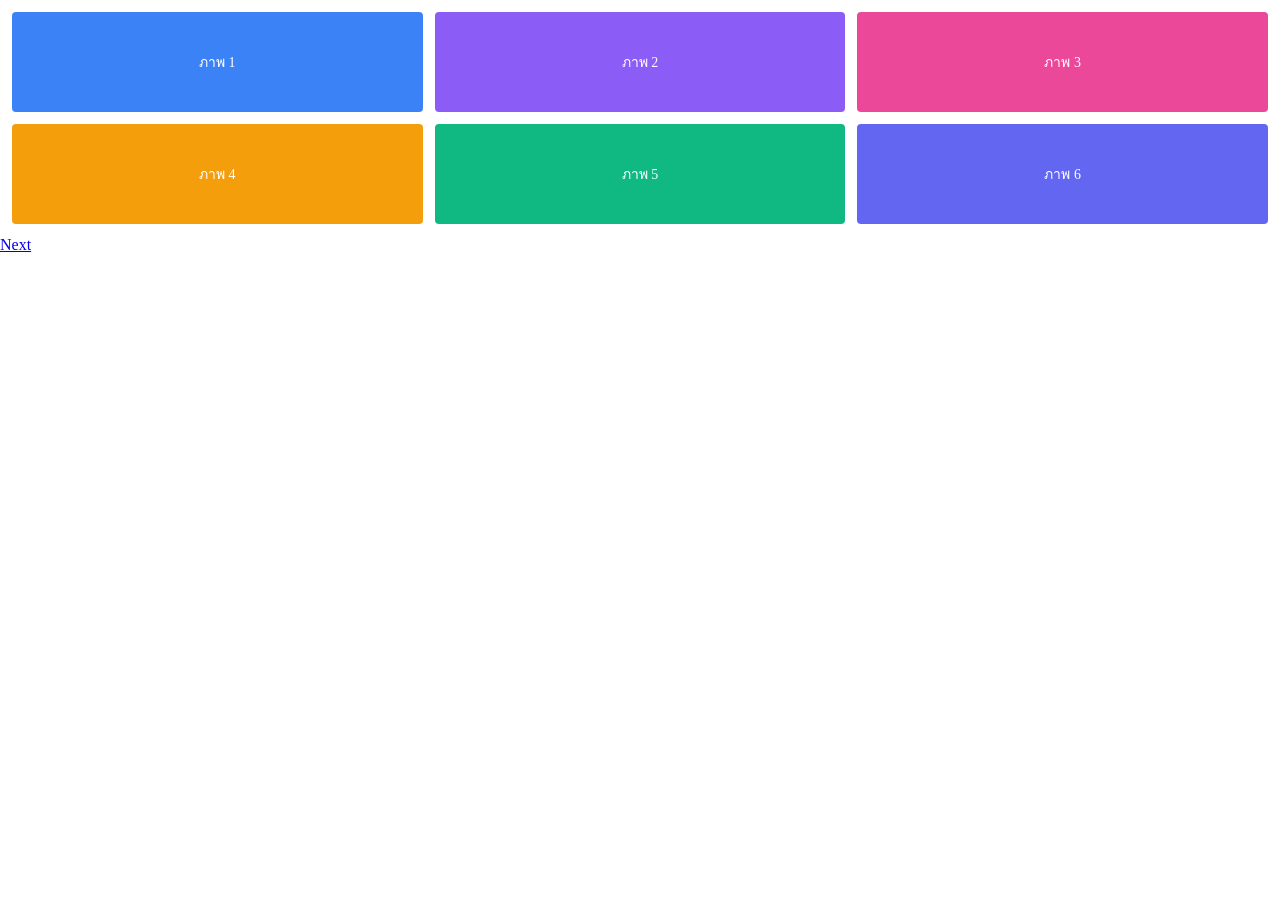
<file: index.html>
<!doctype html>
<html lang="en">
  <head>
    <link rel="stylesheet" href="ws1.css" />
    <meta charset="UTF-8" />
    <meta name="viewport" content="width=device-width, initial-scale=1.0" />
    <title>Document</title>
  </head>
  <body>
    <div class="gallery">
      <div class="ph1">ภาพ 1</div>
      <div class="ph2">ภาพ 2</div>
      <div class="ph3">ภาพ 3</div>
      <div class="ph4">ภาพ 4</div>
      <div class="ph5">ภาพ 5</div>
      <div class="ph6">ภาพ 6</div>
    </div>
    <a href="ws2.html">Next</a>
  </body>
</html>
</file>
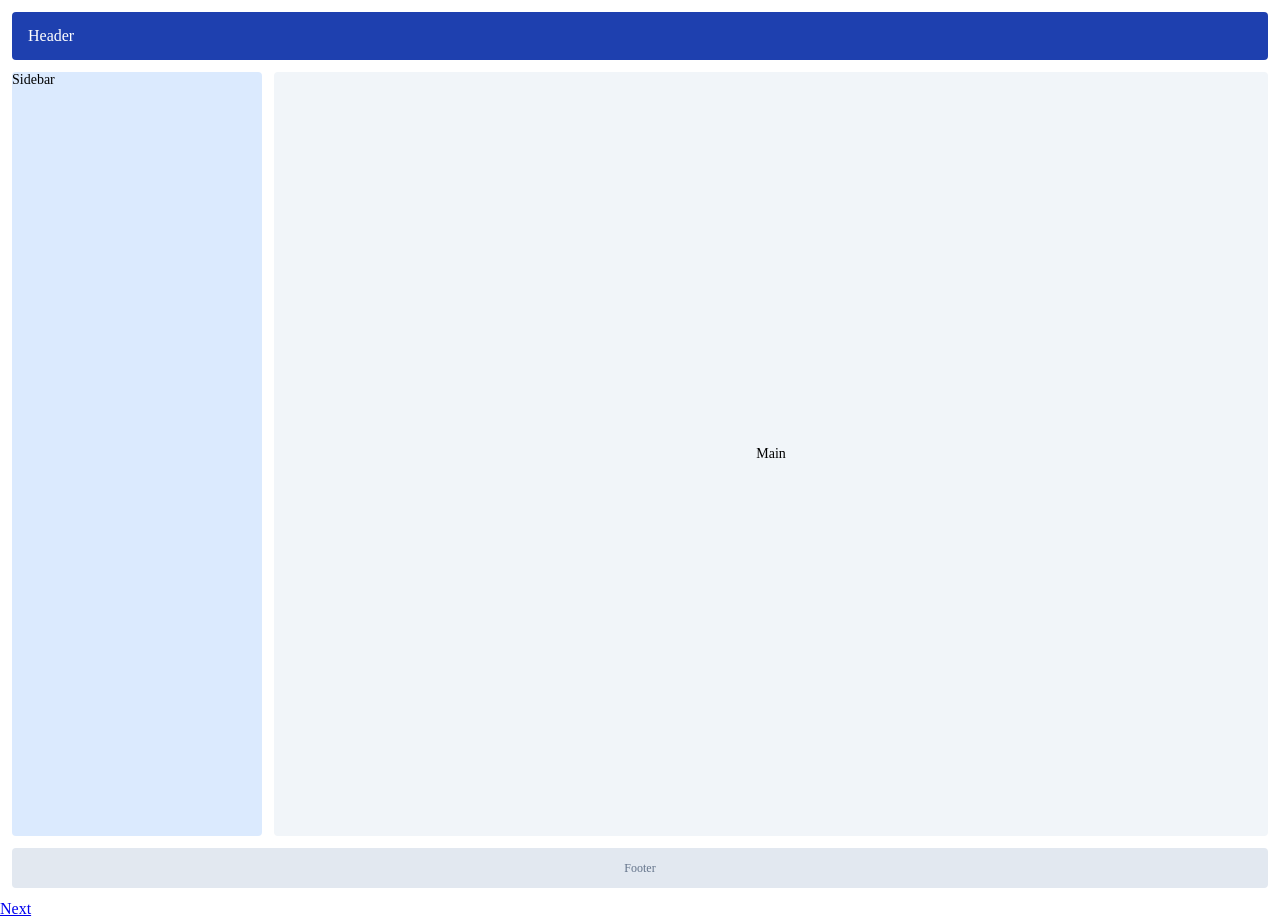
<file: ws2.html>
<!doctype html>
<html lang="en">
  <head>
    <link rel="stylesheet" href="ws2.css" />
    <meta charset="UTF-8" />
    <meta name="viewport" content="width=device-width, initial-scale=1.0" />
    <title>Document</title>
  </head>
  <body>
    <div class="board">
      <header class="panel-header">Header</header>
      <aside class="panel-sidebar">Sidebar</aside>
      <main class="panel-main">Main</main>
      <footer class="panel-footer">Footer</footer>
    </div>
    <a href="ws3.html">Next</a>
  </body>
</html>
</file>
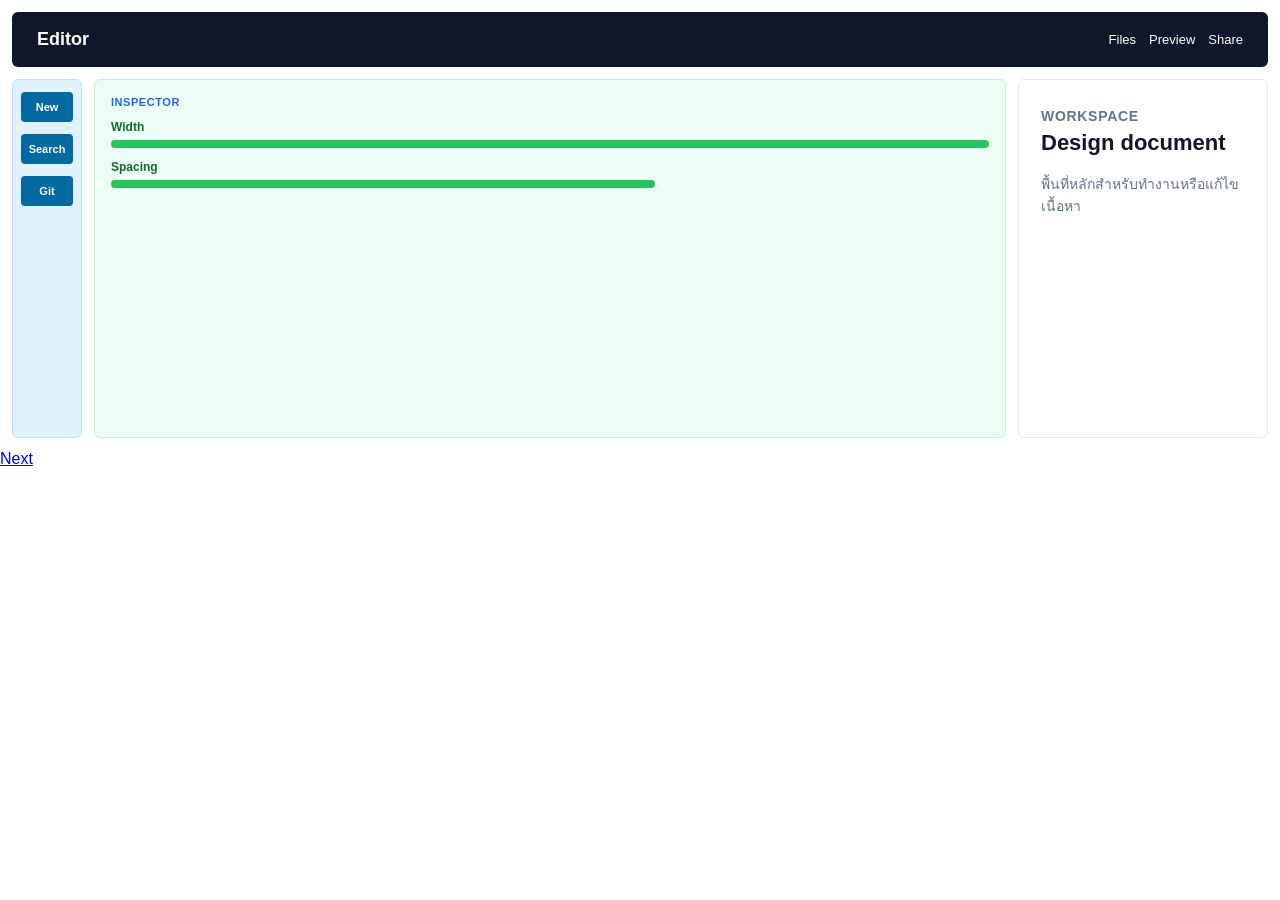
<file: ws3.html>
<!doctype html>
<html lang="en">
  <head>
    <link rel="stylesheet" href="ws3.css" />
    <meta charset="UTF-8" />
    <meta name="viewport" content="width=device-width, initial-scale=1.0" />
    <title>Document</title>
  </head>
  <body>
    <div class="board">
      <header class="top">
        <div class="editor">Editor</div>
        <div class="fps">
          <div>Files</div>
          <div>Preview</div>
          <div>Share</div>
        </div>
      </header>
      <aside class="select-bar">
        <div class="bar">New</div>
        <div class="bar">Search</div>
        <div class="bar">Git</div>
      </aside>
      <main class="content">
        <h4>WORKSPACE</h4>
        <h2>Design document</h2>
        <p>พื้นที่หลักสำหรับทำงานหรือแก้ไขเนื้อหา</p>
      </main>

      <div class="oth">
        <div class="inspec">INSPECTOR</div>
        <div class="wid">Width</div>
        <div class="fill"></div>
        <div class="spa">Spacing</div>
        <div class="fill2"></div>
      </div>
    </div>
    <a href="ws4.html">Next</a>
  </body>
</html>
</file>
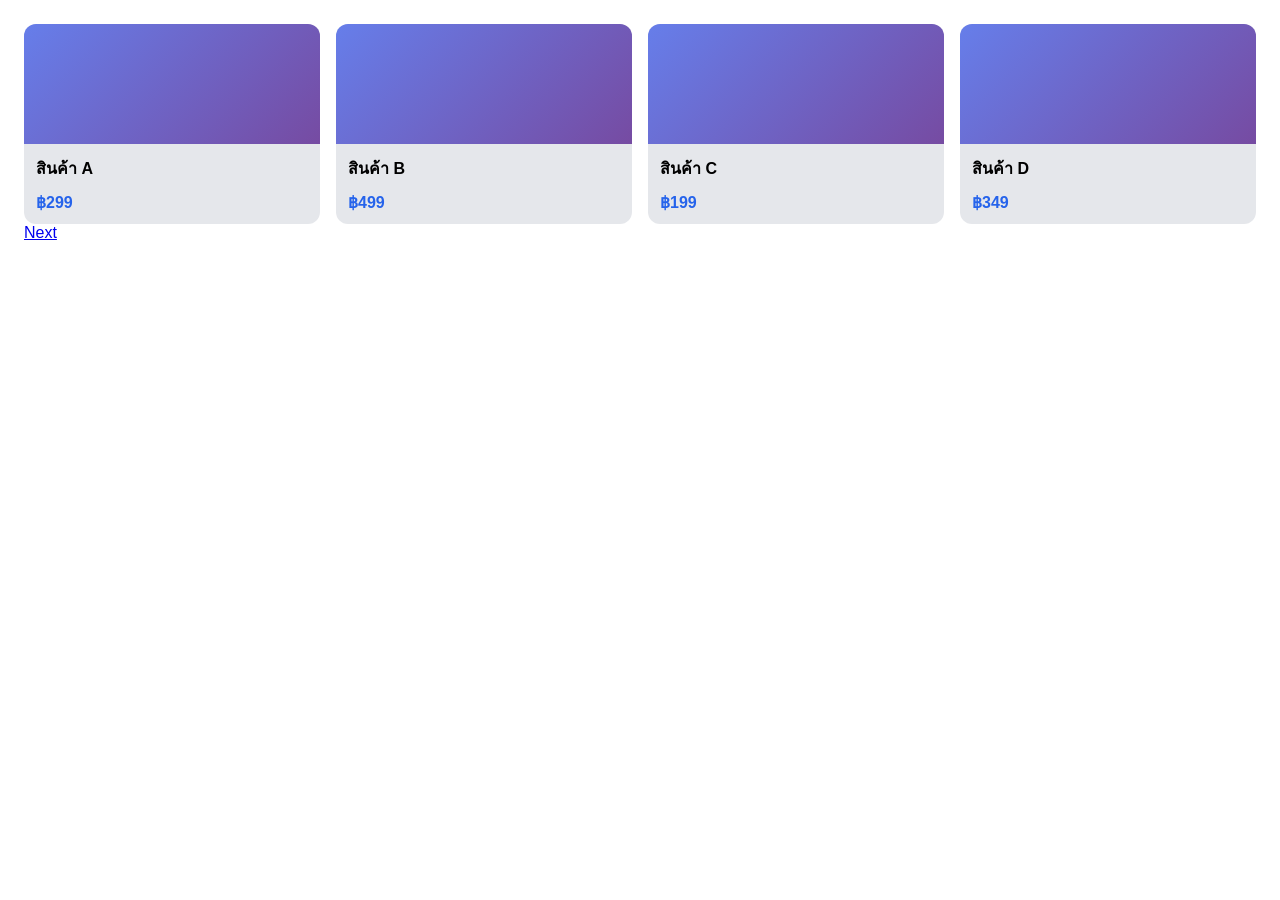
<file: ws4.html>
<!doctype html>
<html lang="en">
  <head>
    <link rel="stylesheet" href="ws4.css" />
    <meta charset="UTF-8" />
    <meta name="viewport" content="width=device-width, initial-scale=1.0" />
    <title>Document</title>
  </head>
  <body>
    <div class="product-grid">
      <div class="card">
        <div class="thumb"></div>
        <h3>สินค้า A</h3>
        <p>฿299</p>
      </div>

      <div class="card">
        <div class="thumb"></div>
        <h3>สินค้า B</h3>
        <p>฿499</p>
      </div>

      <div class="card">
        <div class="thumb"></div>
        <h3>สินค้า C</h3>
        <p>฿199</p>
      </div>

      <div class="card">
        <div class="thumb"></div>
        <h3>สินค้า D</h3>
        <p>฿349</p>
      </div>
    </div>
    <a href="ws5.html">Next</a>
  </body>
</html>
</file>
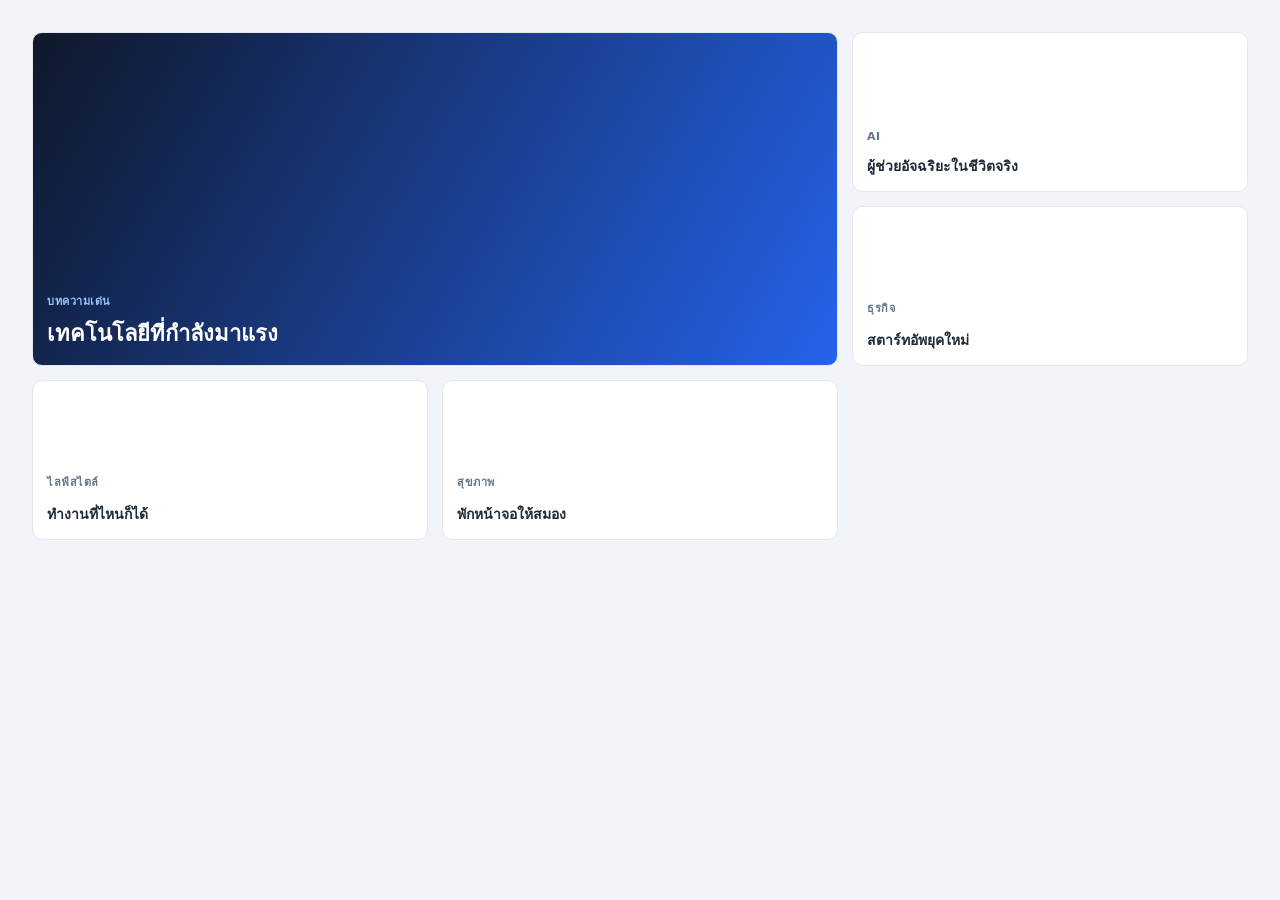
<file: ws5.html>
<!doctype html>
<html lang="en">
  <head>
    <link rel="stylesheet" href="ws5.css" />
    <meta charset="UTF-8" />
    <meta name="viewport" content="width=device-width, initial-scale=1.0" />
    <title>Document</title>
  </head>
  <body>
    <div class="news-grid">
      <article class="card card--hero">
        <p class="card__tag">บทความเด่น</p>
        <h2>เทคโนโลยีที่กำลังมาแรง</h2>
      </article>

      <article class="card">
        <p class="card__tag">AI</p>
        <h3>ผู้ช่วยอัจฉริยะในชีวิตจริง</h3>
      </article>

      <article class="card">
        <p class="card__tag">ธุรกิจ</p>
        <h3>สตาร์ทอัพยุคใหม่</h3>
      </article>

      <article class="card">
        <p class="card__tag">ไลฟ์สไตล์</p>
        <h3>ทำงานที่ไหนก็ได้</h3>
      </article>

      <article class="card">
        <p class="card__tag">สุขภาพ</p>
        <h3>พักหน้าจอให้สมอง</h3>
      </article>
    </div>
  </body>
</html>
</file>
<file: ws1.css>
* {
  margin: 0;
  padding: 0;
  box-sizing: border-box;
}

/* .gallery > div  */

.gallery {
  display: grid;
  grid-template-columns: repeat(3, 1fr);
  grid-template-rows: 1fr 1fr;
  gap: 12px;
  background: rgb(255, 255, 255);
  /* border: 2px dashed rgb(200, 200, 200); */
  border-radius: 10px;
  padding: 12px;
  grid-template-areas:
    "ph1 ph2 ph3"
    "ph4 ph5 ph6";
}

/* .gallery .ph1 {} */
.ph1 {
  height: 100px;
  display: flex;
  align-items: center;
  justify-content: center;
  color: white;
  font-size: 14px;
  border-radius: 4px;
  background: rgb(59, 130, 246);
  box-sizing: border-box;
}

.ph2 {
  height: 100px;
  display: flex;
  align-items: center;
  justify-content: center;
  color: white;
  font-size: 14px;
  border-radius: 4px;
  background: rgb(139, 92, 246);
  box-sizing: border-box;
}

.ph3 {
  height: 100px;
  display: flex;
  align-items: center;
  justify-content: center;
  color: white;
  font-size: 14px;
  border-radius: 4px;
  background: rgb(236, 72, 153);
  box-sizing: border-box;
}

.ph4 {
  height: 100px;
  display: flex;
  align-items: center;
  justify-content: center;
  color: white;
  font-size: 14px;
  border-radius: 4px;
  background: rgb(245, 158, 11);
  box-sizing: border-box;
}

.ph5 {
  height: 100px;
  display: flex;
  align-items: center;
  justify-content: center;
  color: white;
  font-size: 14px;
  border-radius: 4px;
  background: rgb(16, 185, 129);
  box-sizing: border-box;
}

.ph6 {
  height: 100px;
  display: flex;
  align-items: center;
  justify-content: center;
  color: white;
  font-size: 14px;
  border-radius: 4px;
  background: rgb(99, 102, 241);
  box-sizing: border-box;
}
</file>
<file: ws2.css>
* {
  margin: 0;
  padding: 0;
  box-sizing: border-box;
}

.board {
  display: grid;
  /* min-width: auto; */
  min-height: 100vh;
  grid-template-columns: 200px 1fr;
  grid-template-rows: 48px 1fr 40px;
  gap: 12px;
  background: white;
  border-radius: 10px;
  padding: 12px;
  grid-template-areas:
    "header header"
    "main main"
    "footer footer";
}

.panel-header {
  grid-area: header;
  background: rgb(30, 64, 175);
  color: white;
  display: flex;
  align-items: center;
  padding: 0px 16px;
  border-radius: 4px;
}

.panel-sidebar {
  grid-area: sidebar;
  background: rgb(219, 234, 254);
  display: none;
  align-items: center;
  justify-content: center;
  border-radius: 4px;
  font-size: 14px;
}

.panel-main {
  grid-area: main;
  background: rgb(241, 245, 249);
  display: flex;
  align-items: center;
  justify-content: center;
  border-radius: 4px;
  font-size: 14px;
}

.panel-footer {
  grid-area: footer;
  background: rgb(226, 232, 240);
  display: flex;
  align-items: center;
  justify-content: center;
  border-radius: 4px;
  font-size: 12px;
  color: rgb(100, 116, 139);
}

@media (min-width: 640px) {
  .panel-sidebar {
    display: block;
  }
}

.board {
  grid-template-columns: 80px 1fr;
  grid-template-areas:
    "header header"
    "sidebar main"
    "footer footer";
}

@media (min-width: 1280px) {
  .board {
    grid-template-columns: 250px 1fr;
  }
}
</file>
<file: ws3.css>
* {
  margin: 0;
  padding: 0;
  box-sizing: border-box;
  font-family: sans-serif;
}

.board {
  display: grid;
  min-width: auto;
  min-height: 50vh;
  grid-template-columns: 70px 1fr 250px;
  grid-template-rows: 55px auto;
  gap: 12px;
  background: white;
  border-radius: 10px;
  padding: 12px;
  grid-template-areas:
    "h1 h1 h1"
    "h2 h4 h3"
    "h2 h4 h3";
}

.top {
  grid-area: h1;
  background: rgb(15, 23, 42);
  color: white;
  border-radius: 6px;
  padding: 0 25px;
  display: flex;
  align-items: center;
  justify-content: space-between;
}

.editor {
  font-weight: 700;
  font-size: 18px;
}

.fps {
  display: flex;
  font-size: 13px;
  justify-content: space-between;

  gap: 13px;
}

.select-bar {
  grid-area: h2;
  background: rgb(224, 242, 254);
  border: 1px solid rgb(186, 230, 253);
  border-radius: 6px;
  padding: 10px;
  display: grid;
  gap: 8px;
  align-content: start;

  justify-content: center;
}

.bar {
  display: flex;
  padding: 9px 8px;
  font-weight: 700;
  cursor: pointer;
  background: rgb(3, 105, 161);
  justify-content: center;
  align-items: center;
  font-size: 11px;
  color: white;
  border-radius: 4px;
  margin: 2px;
}

.content {
  grid-area: h3;
  background: white;
  border: 1px solid rgb(226, 232, 240);
  border-radius: 6px;
  padding: 22px;
}

h4 {
  color: rgb(100, 116, 139);
  font-size: 14px;
  font-weight: 800;
  letter-spacing: 0.05em;

  padding: 6px 0;
}

h2 {
  margin: 0px 0px 17px;
  color: rgb(15, 23, 42);
  font-size: 22px;
}

p {
  margin: 0px;
  color: rgb(100, 116, 139);
  font-size: 14px;
}

.oth {
  grid-area: h4;
  background: rgb(236, 253, 245);
  border: 1px solid rgb(187, 247, 208);
  border-radius: 6px;
  padding: 16px;
}

.inspec {
  margin: 0px 0px 10px;
  color: rgb(37, 99, 235);
  font-size: 11px;
  font-weight: 800;
  text-transform: uppercase;
  letter-spacing: 0.05em;
}

.wid {
  display: block;
  margin: 12px 0px 6px;
  color: rgb(22, 101, 52);
  font-size: 12px;
  font-weight: 700;
}

.fill {
  height: 8px;
  width: 100%;
  border-radius: 999px;
  background: rgb(34, 197, 94);
}

.spa {
  display: block;
  margin: 12px 0px 6px;
  color: rgb(22, 101, 52);
  font-size: 12px;
  font-weight: 700;
}

.fill2 {
  height: 8px;
  width: 62%;
  border-radius: 999px;
  background: rgb(34, 197, 94);
}
</file>
<file: ws4.css>
* {
  margin: 0;
  padding: 0;
  box-sizing: border-box;
  font-family: sans-serif;
}
body {
  margin: 24px;
}

.product-grid {
  display: grid;
  grid-template-columns: repeat(auto-fit, minmax(200px, 1fr));
  gap: 16px;
}

.card {
  background: #e5e7eb;
  border-radius: 12px;
  overflow: hidden;
  padding-bottom: 12px;
}

.thumb {
  height: 120px;
  background: linear-gradient(135deg, rgb(102, 126, 234), rgb(118, 75, 162));
}

.card h3 {
  margin: 12px;
  font-size: 16px;
}

.card p {
  margin: 0 12px;
  color: #2563eb;
  font-weight: bold;
}
</file>
<file: ws5.css>
body {
  margin: 32px;
  font-family: system-ui, sans-serif;
  background: #f1f5f9;
}

.news-grid {
  display: grid;
  grid-template-columns: repeat(3, minmax(0, 1fr));
  grid-auto-rows: 160px;
  gap: 14px;
}

.card {
  padding: 14px;
  border-radius: 10px;
  background: white;
  border: 1px solid #e5e7eb;

  display: flex;
  flex-direction: column;
  justify-content: flex-end;

  transition:
    transform 0.15s ease,
    box-shadow 0.15s ease;
}

.card:hover {
  transform: translateY(-4px);
  box-shadow: 0 6px 18px rgba(0, 0, 0, 0.08);
}

.card--hero {
  grid-column: span 2;
  grid-row: span 2;

  background: linear-gradient(120deg, #0f172a, #2563eb);
  color: white;
}

.card h2 {
  margin: 0;
  font-size: 22px;
}

.card h3 {
  margin: 6px 0 0;
  font-size: 14px;
  color: #1f2937;
}

.card__tag {
  font-size: 11px;
  font-weight: 700;
  letter-spacing: 0.05em;
  text-transform: uppercase;
  color: #64748b;
  margin: 0 0 6px;
}

.card--hero .card__tag {
  color: #93c5fd;
}
</file>
